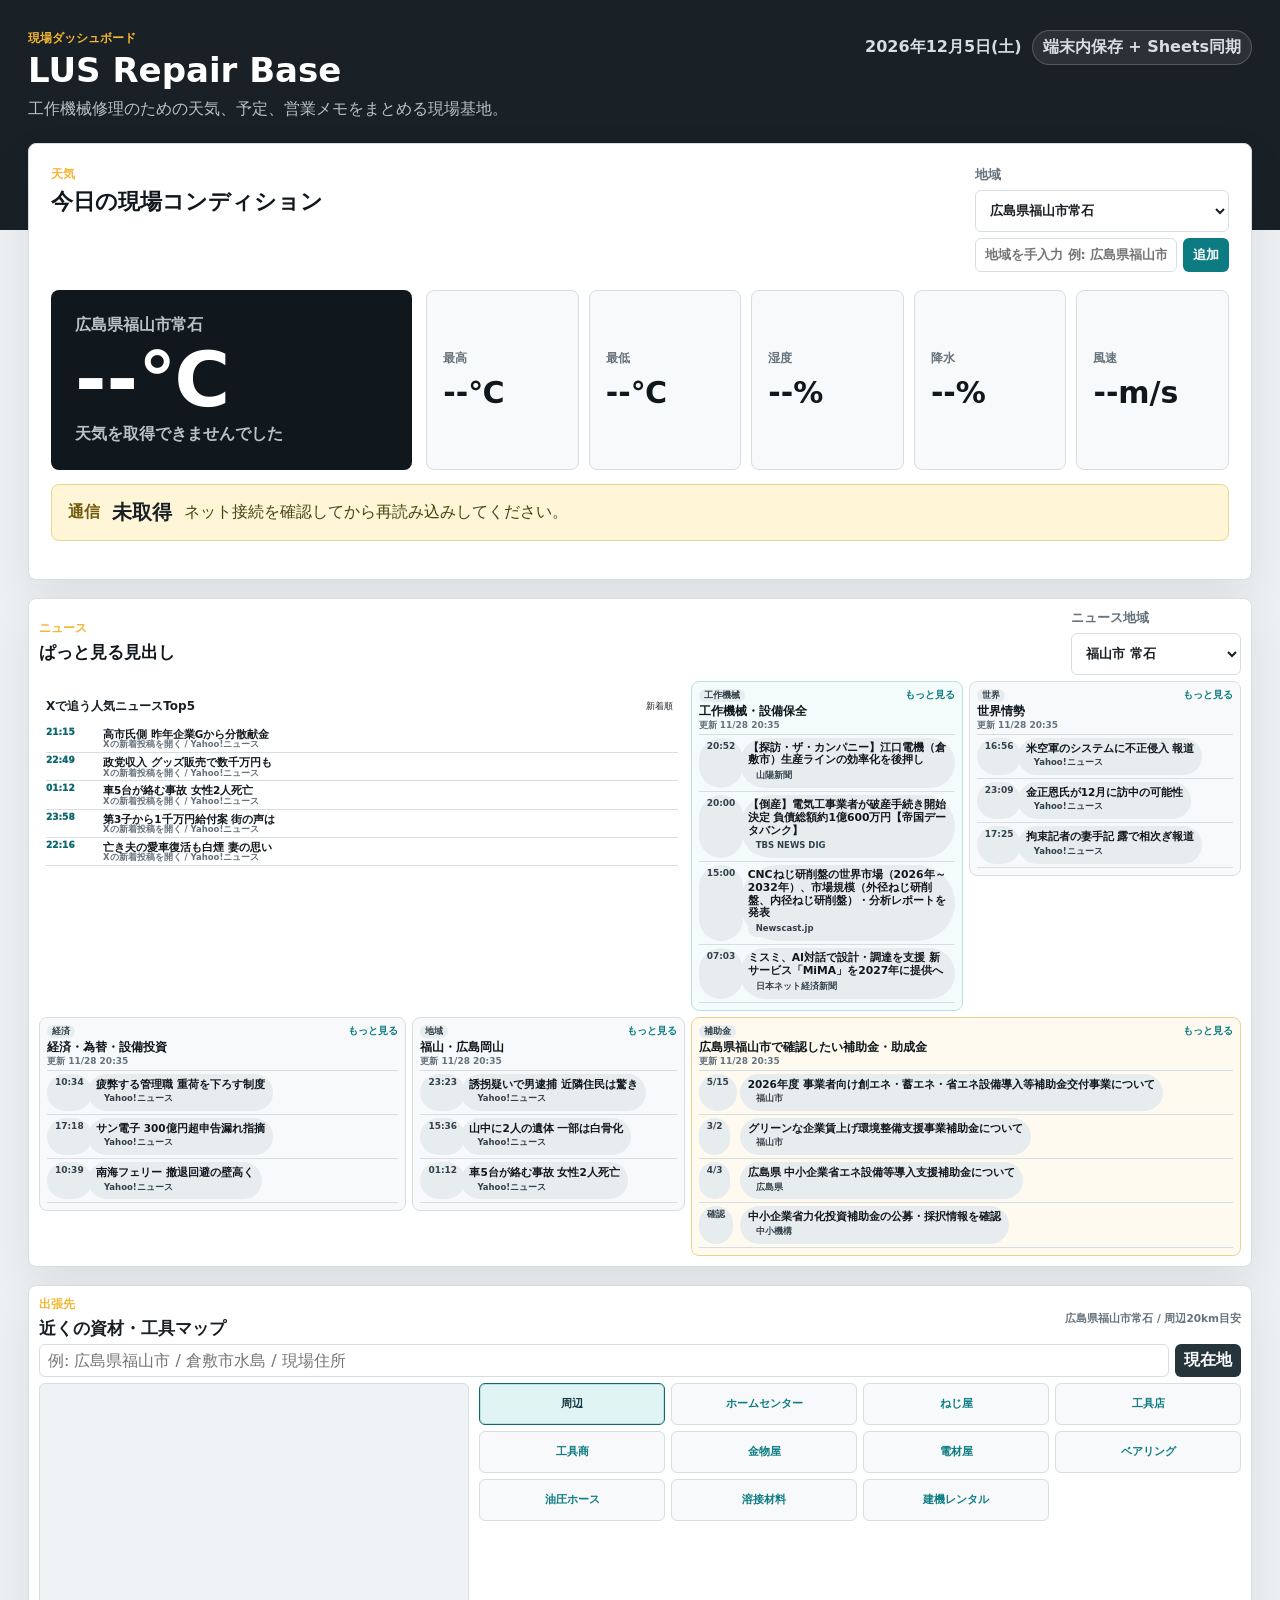
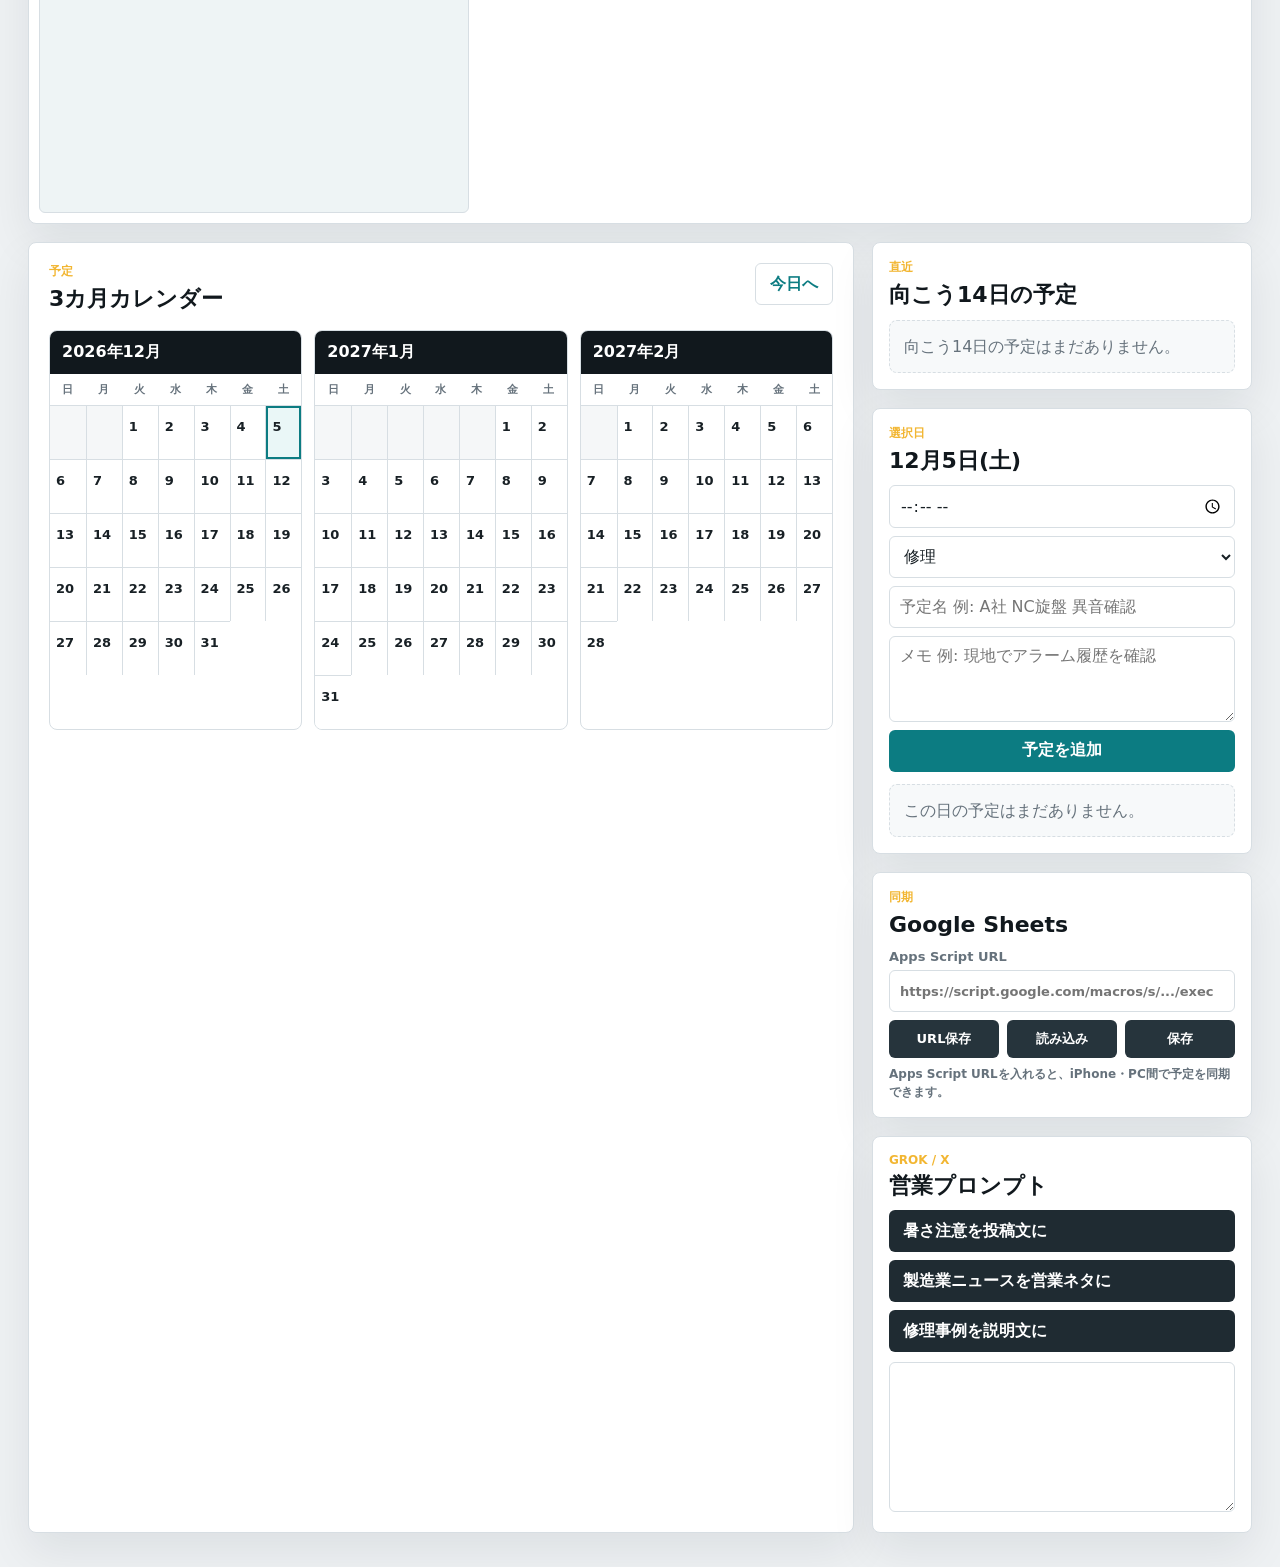
<file: index.html>
<!doctype html>
<html lang="ja">
  <head>
    <meta charset="utf-8">
    <meta name="viewport" content="width=device-width, initial-scale=1">
    <title>LUS Repair Base</title>
    <link rel="stylesheet" href="style.css?v=20260519-4">
    <style>
      .news-grid.headline-mode { grid-template-columns: 1.35fr 1fr 1fr; align-items: start; }
      .headline-card { min-height: 0; gap: 10px; }
      .headline-card.subsidy-card { grid-column: span 2; background: #fffaf0; border-color: #ead48d; }
      .headline-top { display: flex; align-items: center; justify-content: space-between; gap: 10px; }
      .headline-top span { flex: 0 0 auto; }
      .headline-top a { color: var(--accent); font-size: 12px; font-weight: 900; text-decoration: none; }
      .headline-list { display: grid; gap: 0; border-top: 1px solid var(--line); }
      .headline-item { display: grid; grid-template-columns: 58px minmax(0, 1fr); gap: 9px; border-bottom: 1px solid var(--line); padding: 10px 0; color: inherit; text-decoration: none; }
      .headline-time { color: var(--muted); font-size: 11px; font-weight: 900; line-height: 1.35; }
      .headline-title { display: block; color: var(--strong); font-size: 14px; font-weight: 900; line-height: 1.42; }
      .main-news .headline-title { font-size: 15px; }
      .headline-source { display: block; margin-top: 3px; color: var(--muted); font-size: 11px; font-weight: 800; line-height: 1.3; }
      .headline-loading, .headline-error { border-top: 1px solid var(--line); color: var(--muted); font-size: 13px; font-weight: 800; padding: 11px 0 0; line-height: 1.5; }
      .headline-updated { margin: 0; color: var(--muted); font-size: 11px; font-weight: 800; }
      @media (max-width: 1120px) { .news-grid.headline-mode { grid-template-columns: repeat(2, minmax(0, 1fr)); } .headline-card.main-news, .headline-card.subsidy-card { grid-column: span 2; } }
      @media (max-width: 760px) { .news-grid.headline-mode { grid-template-columns: 1fr; } .headline-card.main-news, .headline-card.subsidy-card { grid-column: auto; } }
    </style>
  </head>
  <body>
    <header class="app-header">
      <div>
        <p class="eyebrow">現場ダッシュボード</p>
        <h1>LUS Repair Base</h1>
        <p class="header-copy">工作機械修理のための天気、予定、営業メモをまとめる現場基地。</p>
      </div>
      <div class="header-meta">
        <span id="todayLabel"></span>
        <span class="status-pill">端末内保存 + Sheets同期</span>
      </div>
    </header>

    <main class="layout">
      <section class="weather-panel" aria-labelledby="weatherTitle">
        <div class="section-head">
          <div><p class="eyebrow">天気</p><h2 id="weatherTitle">今日の現場コンディション</h2></div>
          <label class="select-label">地域<select id="locationSelect"></select></label>
        </div>
        <div class="weather-grid">
          <div class="temperature-block">
            <span class="location-name" id="locationName">読み込み中</span>
            <strong id="currentTemp">--℃</strong>
            <span id="weatherSummary">天気を取得しています</span>
          </div>
          <div class="metric-row" aria-label="気象データ">
            <div><span>最高</span><strong id="maxTemp">--℃</strong></div>
            <div><span>最低</span><strong id="minTemp">--℃</strong></div>
            <div><span>湿度</span><strong id="humidity">--%</strong></div>
            <div><span>降水</span><strong id="rainChance">--%</strong></div>
            <div><span>風速</span><strong id="windSpeed">--m/s</strong></div>
          </div>
        </div>
        <div class="alert-band" id="heatAlert"><span>暑さ注意</span><strong>判定中</strong><p>気温と湿度から現場向けの注意コメントを出します。</p></div>
        <div class="forecast-strip" id="forecastStrip" aria-label="数日予報"></div>
      </section>

      <section class="news-panel" aria-labelledby="newsTitle">
        <div class="section-head news-head">
          <div><p class="eyebrow">ニュース</p><h2 id="newsTitle">ぱっと見る見出し</h2></div>
          <label class="select-label">
            ニュース地域
            <select id="newsRegionSelect">
              <option value="福山市 常石">福山市 常石</option>
              <option value="福山市">福山市</option>
              <option value="尾道市 三原市">尾道・三原</option>
              <option value="広島県">広島県</option>
              <option value="岡山県">岡山県</option>
              <option value="広島県 岡山県">広島岡山</option>
              <option value="全国">全国</option>
            </select>
          </label>
        </div>

        <div class="news-grid headline-mode">
          <article class="news-card headline-card main-news">
            <div class="headline-top"><span>工作機械</span><a id="machineNewsSearch" target="_blank" rel="noopener">もっと見る</a></div>
            <h3>工作機械・設備保全</h3>
            <p class="headline-updated" id="machineUpdated"></p>
            <div class="headline-list" id="machineHeadlines"><p class="headline-loading">見出しを取得中</p></div>
          </article>
          <article class="news-card headline-card">
            <div class="headline-top"><span>世界</span><a id="worldNewsSearch" target="_blank" rel="noopener">もっと見る</a></div>
            <h3>世界情勢</h3>
            <p class="headline-updated" id="worldUpdated"></p>
            <div class="headline-list" id="worldHeadlines"><p class="headline-loading">見出しを取得中</p></div>
          </article>
          <article class="news-card headline-card">
            <div class="headline-top"><span>経済</span><a id="economyNewsSearch" target="_blank" rel="noopener">もっと見る</a></div>
            <h3>経済・為替・設備投資</h3>
            <p class="headline-updated" id="economyUpdated"></p>
            <div class="headline-list" id="economyHeadlines"><p class="headline-loading">見出しを取得中</p></div>
          </article>
          <article class="news-card headline-card">
            <div class="headline-top"><span>地域</span><a id="localNewsSearch" target="_blank" rel="noopener">もっと見る</a></div>
            <h3>福山・広島岡山</h3>
            <p class="headline-updated" id="localUpdated"></p>
            <div class="headline-list" id="localHeadlines"><p class="headline-loading">見出しを取得中</p></div>
          </article>
          <article class="news-card headline-card subsidy-card">
            <div class="headline-top"><span>補助金</span><a id="subsidyNewsSearch" target="_blank" rel="noopener">もっと見る</a></div>
            <h3>広島県福山市で確認したい補助金・助成金</h3>
            <p class="headline-updated" id="subsidyUpdated"></p>
            <div class="headline-list" id="subsidyHeadlines"><p class="headline-loading">見出しを取得中</p></div>
          </article>
        </div>
      </section>

      <section class="calendar-panel" aria-labelledby="calendarTitle">
        <div class="section-head"><div><p class="eyebrow">予定</p><h2 id="calendarTitle">3カ月カレンダー</h2></div><button class="ghost-button" id="goTodayButton" type="button">今日へ</button></div>
        <div class="months" id="months"></div>
      </section>

      <aside class="side-panel" aria-label="予定と営業メモ">
        <section class="agenda-block"><div class="section-head compact"><div><p class="eyebrow">直近</p><h2>向こう14日の予定</h2></div></div><div class="agenda-list" id="agendaList"></div></section>
        <section class="day-editor">
          <div class="section-head compact"><div><p class="eyebrow">選択日</p><h2 id="selectedDateTitle">日付を選択</h2></div></div>
          <form id="eventForm" class="event-form">
            <input id="eventTime" type="time" aria-label="時間">
            <select id="eventType" aria-label="種別"><option value="repair">修理</option><option value="inspection">点検</option><option value="estimate">見積</option><option value="contact">連絡</option><option value="move">移動</option></select>
            <input id="eventTitle" type="text" placeholder="予定名 例: A社 NC旋盤 異音確認" required>
            <textarea id="eventMemo" placeholder="メモ 例: 現地でアラーム履歴を確認"></textarea>
            <button type="submit">予定を追加</button>
          </form>
          <div class="selected-events" id="selectedEvents"></div>
        </section>
        <section class="sync-block">
          <div class="section-head compact"><div><p class="eyebrow">同期</p><h2>Google Sheets</h2></div></div>
          <label class="sync-label">Apps Script URL<input id="syncUrl" type="url" placeholder="https://script.google.com/macros/s/.../exec"></label>
          <div class="sync-actions"><button type="button" id="saveSyncUrl">URL保存</button><button type="button" id="pullEvents">読み込み</button><button type="button" id="pushEvents">保存</button></div>
          <p class="sync-status" id="syncStatus">未設定</p>
        </section>
        <section class="prompt-block">
          <div class="section-head compact"><div><p class="eyebrow">Grok / X</p><h2>営業プロンプト</h2></div></div>
          <div class="prompt-buttons"><button type="button" data-prompt="weather">暑さ注意を投稿文に</button><button type="button" data-prompt="news">製造業ニュースを営業ネタに</button><button type="button" data-prompt="case">修理事例を説明文に</button></div>
          <textarea id="promptOutput" readonly></textarea>
        </section>
      </aside>
    </main>

    <script src="app.js?v=20260519-3"></script>
    <script src="news.js?v=20260519-8"></script>
    <script src="x-news.js?v=20260521-1"></script>
  </body>
</html>
</file>
<file: style.css>
:root {
  color-scheme: light;
  --bg: #eef1f3;
  --ink: #182025;
  --muted: #66727c;
  --panel: #ffffff;
  --panel-2: #f7f9fa;
  --line: #d7dee3;
  --strong: #11181d;
  --accent: #0c7c82;
  --accent-2: #f2b632;
  --danger: #c84232;
  --repair: #d9513e;
  --inspection: #2e76b6;
  --estimate: #c9971b;
  --contact: #27865b;
  --move: #7c8790;
  font-family: "Yu Gothic", "Meiryo", system-ui, sans-serif;
}

* {
  box-sizing: border-box;
}

html {
  background: var(--bg);
}

body {
  margin: 0;
  min-height: 100vh;
  background:
    linear-gradient(180deg, rgba(17, 24, 29, 0.96) 0, rgba(17, 24, 29, 0.96) 230px, transparent 230px),
    var(--bg);
  color: var(--ink);
}

button,
input,
select,
textarea {
  font: inherit;
}

button {
  border: 0;
  border-radius: 6px;
  background: var(--accent);
  color: #fff;
  cursor: pointer;
  min-height: 42px;
  padding: 0 14px;
  font-weight: 800;
}

button:hover {
  filter: brightness(0.94);
}

.app-header {
  display: flex;
  align-items: flex-start;
  justify-content: space-between;
  gap: 24px;
  max-width: 1420px;
  margin: 0 auto;
  padding: 30px 28px 22px;
  color: #fff;
}

.app-header h1 {
  margin: 0;
  font-size: 34px;
  line-height: 1.05;
  letter-spacing: 0;
}

.header-copy {
  margin: 8px 0 0;
  max-width: 600px;
  color: #b8c2c9;
  line-height: 1.5;
}

.eyebrow {
  margin: 0 0 6px;
  color: var(--accent-2);
  font-size: 12px;
  font-weight: 900;
  letter-spacing: 0;
  text-transform: uppercase;
}

.header-meta {
  display: flex;
  align-items: center;
  gap: 10px;
  color: #d6dee3;
  font-weight: 800;
  white-space: nowrap;
}

.status-pill {
  border: 1px solid rgba(255, 255, 255, 0.2);
  border-radius: 999px;
  padding: 6px 10px;
  background: rgba(255, 255, 255, 0.08);
}

.layout {
  display: grid;
  grid-template-columns: minmax(0, 1fr) 380px;
  gap: 18px;
  max-width: 1420px;
  margin: 0 auto;
  padding: 0 28px 34px;
}

.weather-panel,
.news-panel,
.calendar-panel,
.side-panel section {
  border: 1px solid var(--line);
  border-radius: 8px;
  background: var(--panel);
  box-shadow: 0 18px 45px rgba(15, 28, 36, 0.08);
}

.weather-panel,
.news-panel {
  grid-column: 1 / -1;
  padding: 22px;
}

.calendar-panel {
  padding: 20px;
}

.section-head {
  display: flex;
  align-items: flex-start;
  justify-content: space-between;
  gap: 16px;
  margin-bottom: 18px;
}

.section-head h2 {
  margin: 0;
  color: var(--strong);
  font-size: 22px;
  line-height: 1.15;
  letter-spacing: 0;
}

.section-head.compact {
  margin-bottom: 12px;
}

.select-label,
.sync-label {
  display: grid;
  gap: 6px;
  min-width: 170px;
  color: var(--muted);
  font-size: 13px;
  font-weight: 900;
}

select,
input,
textarea {
  width: 100%;
  border: 1px solid var(--line);
  border-radius: 6px;
  background: #fff;
  color: var(--ink);
  min-height: 42px;
  padding: 9px 10px;
}

textarea {
  min-height: 86px;
  resize: vertical;
}

.weather-grid {
  display: grid;
  grid-template-columns: minmax(280px, 0.45fr) 1fr;
  gap: 14px;
  align-items: stretch;
}

.temperature-block {
  display: grid;
  align-content: center;
  gap: 8px;
  border-radius: 8px;
  background: #11181d;
  color: #fff;
  padding: 24px;
  min-height: 180px;
}

.temperature-block strong {
  font-size: 76px;
  line-height: 0.95;
  letter-spacing: 0;
}

.location-name,
.temperature-block span:last-child {
  color: #b8c2c9;
  font-weight: 900;
}

.metric-row {
  display: grid;
  grid-template-columns: repeat(5, minmax(100px, 1fr));
  gap: 10px;
}

.metric-row div {
  display: grid;
  align-content: center;
  gap: 8px;
  border: 1px solid var(--line);
  border-radius: 8px;
  background: var(--panel-2);
  padding: 16px;
  min-height: 180px;
}

.metric-row span {
  color: var(--muted);
  font-size: 12px;
  font-weight: 900;
  text-transform: uppercase;
}

.metric-row strong {
  font-size: 30px;
  color: var(--strong);
}

.alert-band {
  display: grid;
  grid-template-columns: auto auto minmax(0, 1fr);
  align-items: center;
  gap: 12px;
  margin-top: 14px;
  border-radius: 8px;
  background: #fff6d8;
  border: 1px solid #ead48d;
  padding: 14px 16px;
}

.alert-band span {
  color: #72590d;
  font-weight: 900;
}

.alert-band strong {
  font-size: 20px;
}

.alert-band p {
  margin: 0;
  color: #4c420f;
  line-height: 1.5;
}

.alert-band.danger {
  background: #f8e3df;
  border-color: #e4b2aa;
  color: #4a1712;
}

.alert-band.warning {
  background: #fff6d8;
}

.forecast-strip {
  display: grid;
  grid-template-columns: repeat(7, minmax(120px, 1fr));
  gap: 10px;
  margin-top: 14px;
  overflow-x: auto;
  padding-bottom: 2px;
}

.forecast-day {
  border: 1px solid var(--line);
  border-radius: 8px;
  background: #fff;
  padding: 12px;
  min-height: 96px;
}

.forecast-day span {
  display: block;
  color: var(--muted);
  font-size: 12px;
  font-weight: 900;
}

.forecast-day strong {
  display: block;
  margin: 8px 0 6px;
  font-size: 22px;
  color: var(--strong);
}

.news-panel {
  padding-top: 18px;
}

.news-head {
  align-items: center;
  margin-bottom: 14px;
}

.news-grid {
  display: grid;
  grid-template-columns: 1.35fr 1fr 1fr;
  gap: 10px;
}

.news-card {
  display: grid;
  align-content: start;
  gap: 8px;
  border: 1px solid var(--line);
  border-radius: 8px;
  background: var(--panel-2);
  padding: 14px;
  min-height: 190px;
}

.news-card.main-news {
  background: #f3fbfb;
  border-color: #b9dfe0;
}

.news-card.wide-news {
  grid-column: span 2;
}

.news-card span {
  width: fit-content;
  border-radius: 999px;
  background: #e7ecef;
  color: #33414a;
  padding: 4px 8px;
  font-size: 11px;
  font-weight: 900;
}

.news-card h3 {
  margin: 0;
  color: var(--strong);
  font-size: 18px;
  line-height: 1.25;
}

.news-card p {
  margin: 0;
  color: var(--muted);
  font-size: 13px;
  line-height: 1.5;
}

.news-links {
  display: flex;
  flex-wrap: wrap;
  gap: 7px;
  margin-top: 2px;
}

.news-links a {
  border: 1px solid var(--line);
  border-radius: 999px;
  background: #fff;
  color: var(--accent);
  padding: 7px 10px;
  font-size: 12px;
  font-weight: 900;
  line-height: 1.2;
  text-decoration: none;
}

.news-links a:hover {
  border-color: var(--accent);
  background: #eaf7f7;
}

.ghost-button {
  border: 1px solid var(--line);
  background: #fff;
  color: var(--accent);
}

.months {
  display: grid;
  grid-template-columns: repeat(3, minmax(250px, 1fr));
  gap: 12px;
  overflow-x: auto;
  padding-bottom: 4px;
}

.month {
  border: 1px solid var(--line);
  border-radius: 8px;
  overflow: hidden;
  min-width: 250px;
  background: #fff;
}

.month-title {
  background: #11181d;
  color: #fff;
  padding: 11px 12px;
  font-weight: 900;
}

.weekdays,
.days {
  display: grid;
  grid-template-columns: repeat(7, minmax(0, 1fr));
}

.weekdays span {
  padding: 8px 4px;
  color: var(--muted);
  font-size: 11px;
  font-weight: 900;
  text-align: center;
}

.day {
  position: relative;
  border: 0;
  border-top: 1px solid var(--line);
  border-left: 1px solid var(--line);
  border-radius: 0;
  background: #fff;
  color: var(--ink);
  min-height: 54px;
  padding: 7px 6px 18px;
  text-align: left;
  font-size: 13px;
}

.day:nth-child(7n + 1) {
  border-left: 0;
}

.day:hover,
.day.selected {
  background: #eaf7f7;
}

.day.blank {
  background: #f5f7f8;
  cursor: default;
}

.day.today {
  box-shadow: inset 0 0 0 2px var(--accent);
  font-weight: 900;
}

.event-dots {
  position: absolute;
  left: 6px;
  right: 6px;
  bottom: 6px;
  display: flex;
  gap: 3px;
}

.dot {
  width: 7px;
  height: 7px;
  border-radius: 999px;
  background: var(--move);
}

.dot.repair {
  background: var(--repair);
}

.dot.inspection {
  background: var(--inspection);
}

.dot.estimate {
  background: var(--estimate);
}

.dot.contact {
  background: var(--contact);
}

.side-panel {
  display: grid;
  gap: 18px;
  align-content: start;
}

.side-panel section {
  padding: 16px;
}

.agenda-list,
.selected-events {
  display: grid;
  gap: 8px;
}

.empty-note {
  border: 1px dashed var(--line);
  border-radius: 8px;
  background: var(--panel-2);
  color: var(--muted);
  padding: 14px;
  line-height: 1.45;
}

.event-item {
  border-left: 5px solid var(--move);
  border-radius: 6px;
  background: var(--panel-2);
  padding: 10px 11px;
}

.event-item.repair {
  border-left-color: var(--repair);
}

.event-item.inspection {
  border-left-color: var(--inspection);
}

.event-item.estimate {
  border-left-color: var(--estimate);
}

.event-item.contact {
  border-left-color: var(--contact);
}

.event-item strong {
  display: block;
  color: var(--strong);
  line-height: 1.35;
}

.event-item span,
.event-item p {
  color: var(--muted);
  font-size: 13px;
}

.event-item p {
  margin: 5px 0 0;
  line-height: 1.45;
}

.delete-event {
  margin-top: 8px;
  min-height: 32px;
  background: #e7ecef;
  color: var(--ink);
}

.event-form {
  display: grid;
  gap: 8px;
  margin-bottom: 12px;
}

.event-form button {
  width: 100%;
}

.sync-label {
  min-width: 0;
  margin-bottom: 8px;
}

.sync-actions {
  display: grid;
  grid-template-columns: repeat(3, minmax(0, 1fr));
  gap: 8px;
}

.sync-actions button {
  min-height: 38px;
  padding: 0 8px;
  background: #26343c;
  font-size: 13px;
}

.sync-status {
  min-height: 20px;
  margin: 8px 0 0;
  color: var(--muted);
  font-size: 12px;
  font-weight: 800;
  line-height: 1.45;
}

.prompt-buttons {
  display: grid;
  gap: 8px;
  margin-bottom: 10px;
}

.prompt-buttons button {
  background: #1f2b32;
  text-align: left;
}

#promptOutput {
  width: 100%;
  min-height: 150px;
}

@media (max-width: 1120px) {
  .layout {
    grid-template-columns: 1fr;
  }

  .metric-row {
    grid-template-columns: repeat(2, minmax(0, 1fr));
  }

  .metric-row div {
    min-height: 120px;
  }

  .news-grid {
    grid-template-columns: repeat(2, minmax(0, 1fr));
  }

  .news-card.main-news,
  .news-card.wide-news {
    grid-column: span 2;
  }
}

@media (max-width: 760px) {
  body {
    background:
      linear-gradient(180deg, rgba(17, 24, 29, 0.96) 0, rgba(17, 24, 29, 0.96) 290px, transparent 290px),
      var(--bg);
  }

  .app-header,
  .section-head {
    flex-direction: column;
  }

  .header-meta {
    align-items: flex-start;
    flex-direction: column;
    white-space: normal;
  }

  .layout,
  .app-header {
    padding-left: 14px;
    padding-right: 14px;
  }

  .weather-grid,
  .metric-row,
  .news-grid {
    grid-template-columns: 1fr;
  }

  .news-card.main-news,
  .news-card.wide-news {
    grid-column: auto;
  }

  .temperature-block strong {
    font-size: 56px;
  }

  .alert-band {
    grid-template-columns: 1fr;
  }

  .forecast-strip {
    grid-template-columns: repeat(7, 132px);
  }
}
</file>
